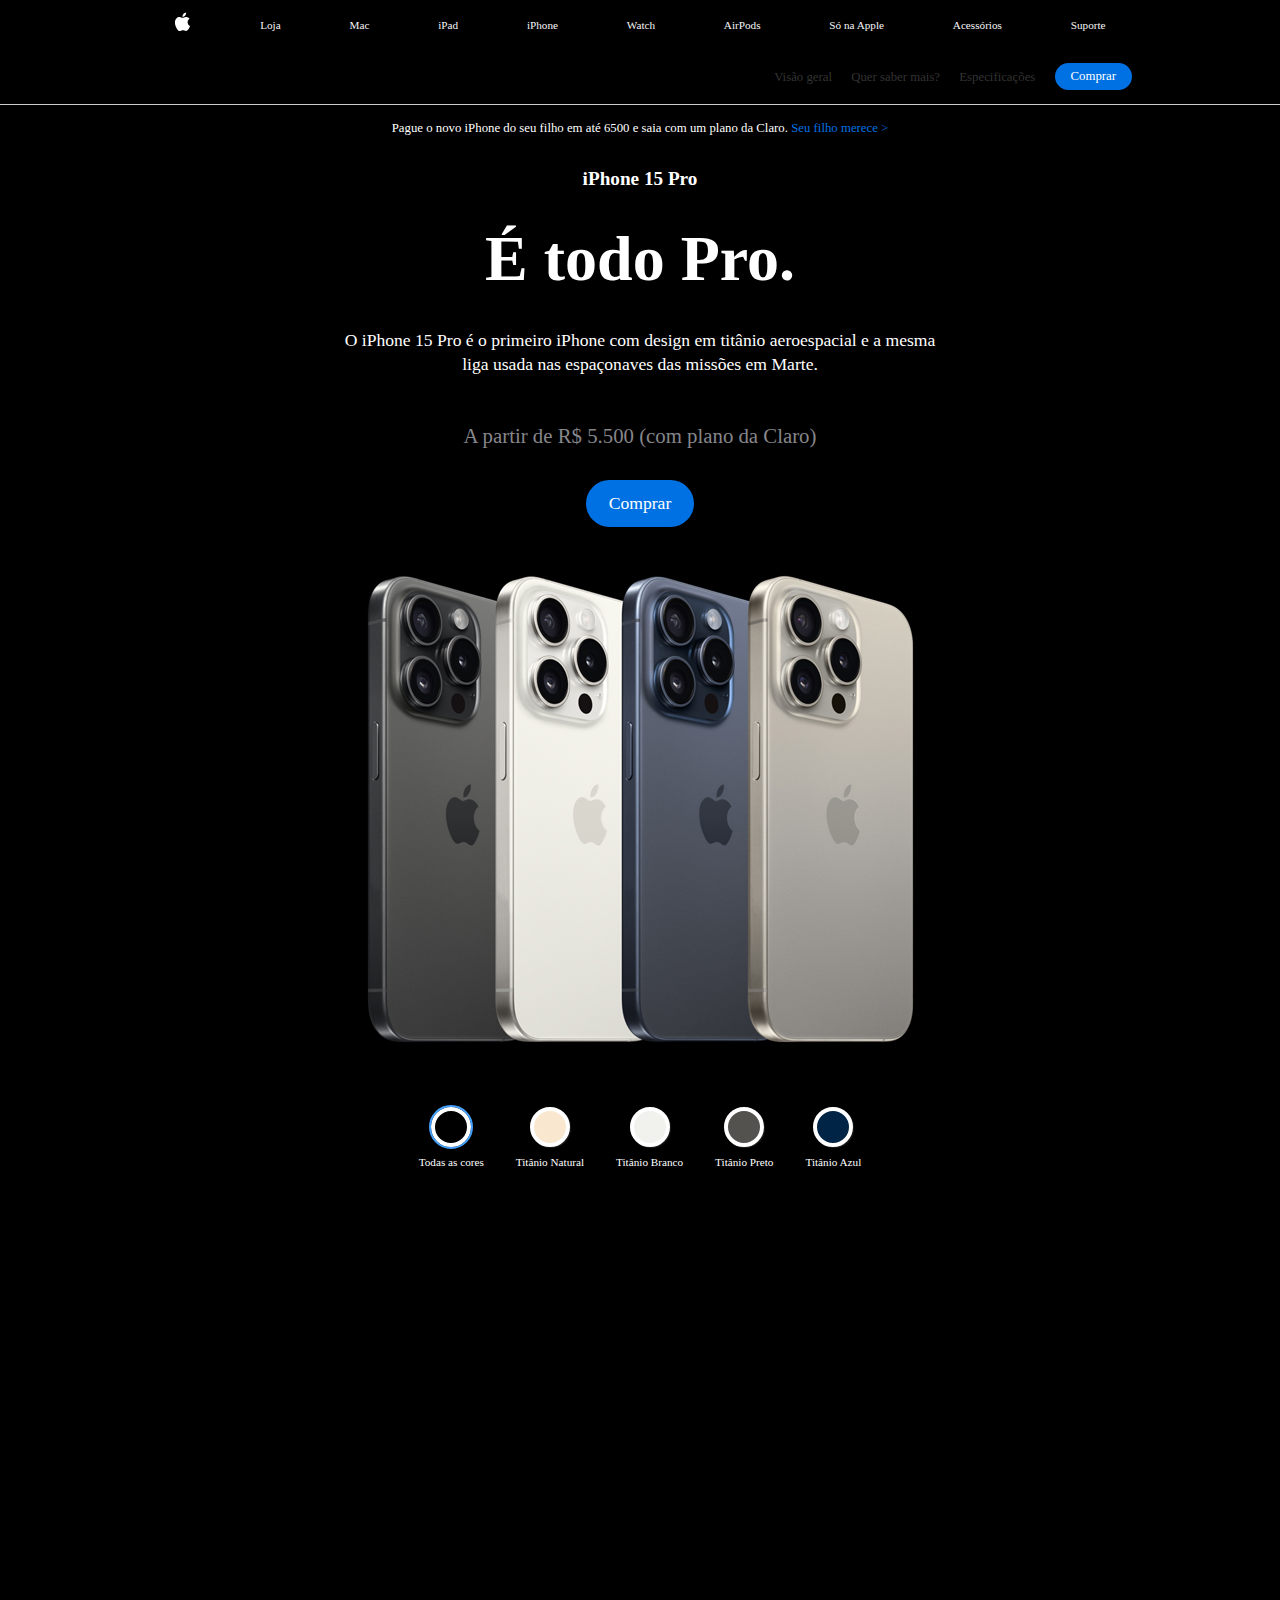
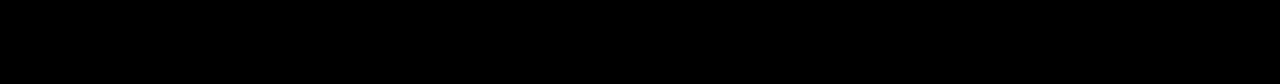
<file: iphone15matheus/index.html>
<!DOCTYPE html>
<html lang="pt-br">
  <head>
    <meta charset="UTF-8" />
    <meta http-equiv="X-UA-Compatible" content="IE=edge" />
    <meta name="viewport" content="width=device-width, initial-scale=1.0" />
    <title>iPhone 15 Pro</title>
    <link rel="stylesheet" href="css/styles.css" />
    <link rel="icon" href="img/applelogo.jpg">
    <script src="js/scripts.js" defer></script>
  </head>
  <body>
    <header>
      <nav>
        <ul id="navbar">
          <li id="logo">
            <a href="#">
              <img src="img/logo_apple.svg" alt="Apple" />
            </a>
          </li>
          <li>
            <a href="#">Loja</a>
          </li>
          <li>
            <a href="#">Mac</a>
          </li>
          <li>
            <a href="#">iPad</a>
          </li>
          <li>
            <a href="#">iPhone</a>
          </li>
          <li>
            <a href="#">Watch</a>
          </li>
          <li>
            <a href="#">AirPods</a>
          </li>
          <li>
            <a href="#">Só na Apple</a>
          </li>
          <li>
            <a href="#">Acessórios</a>
          </li>
          <li>
            <a href="#">Suporte</a>
          </li>
        </ul>
      </nav>
      <div id="bottom-header">
        <div id="bottom-header-inner">
          <h3>iPhone 15 Pro</h3>
          <div id="bottom-header-links">
            <a href="index.html">Visão geral</a>
            <a href="index2.html">Quer saber mais?</a>
            <a href="index3.html">Especificações</a>
            <a href="#" class="btn">Comprar</a>
          </div>
        </div>
      </div>
    </header>
    <div id="ribbon">
      <p>
        Pague o novo iPhone do seu filho em até 6500 e saia com um plano da Claro. <a href="#">Seu filho merece ></a>
      </p>
    </div>
    <main id="main-content">
      <h1 id="title">iPhone 15 Pro</h1>
      <p id="subtitle">É todo Pro.</p>
      <p id="description">
        O iPhone 15 Pro é o primeiro iPhone com design em titânio aeroespacial e a mesma liga usada nas espaçonaves das missões em Marte.
      </p>
      <p id="price">A partir de R$ 5.500 (com plano da Claro) </p>
      <a href="#" class="btn">Comprar</a>
      <img id="product-image" src="img/iphone_green.jpg" alt="iPhone 15" />
      <div id="image-picker">
        <ul>
          <li id="green">
            <span class="color selected"></span>
            <span class="description">Todas as cores</span>
          </li>
          <li id="silver">
            <span class="color"></span>
            <span class="description">Titânio Natural</span>
          </li>
          <li id="golden">
            <span class="color"></span>
            <span class="description">Titânio Branco</span>
          </li>
          <li id="grafite">
            <span class="color"></span>
            <span class="description">Titânio Preto</span>
          </li>
          <li id="blue">
            <span class="color"></span>
            <span class="description">Titânio Azul</span>
          </li>
        </ul>
      </div>
    </main>
  </body>
</html>
</file>
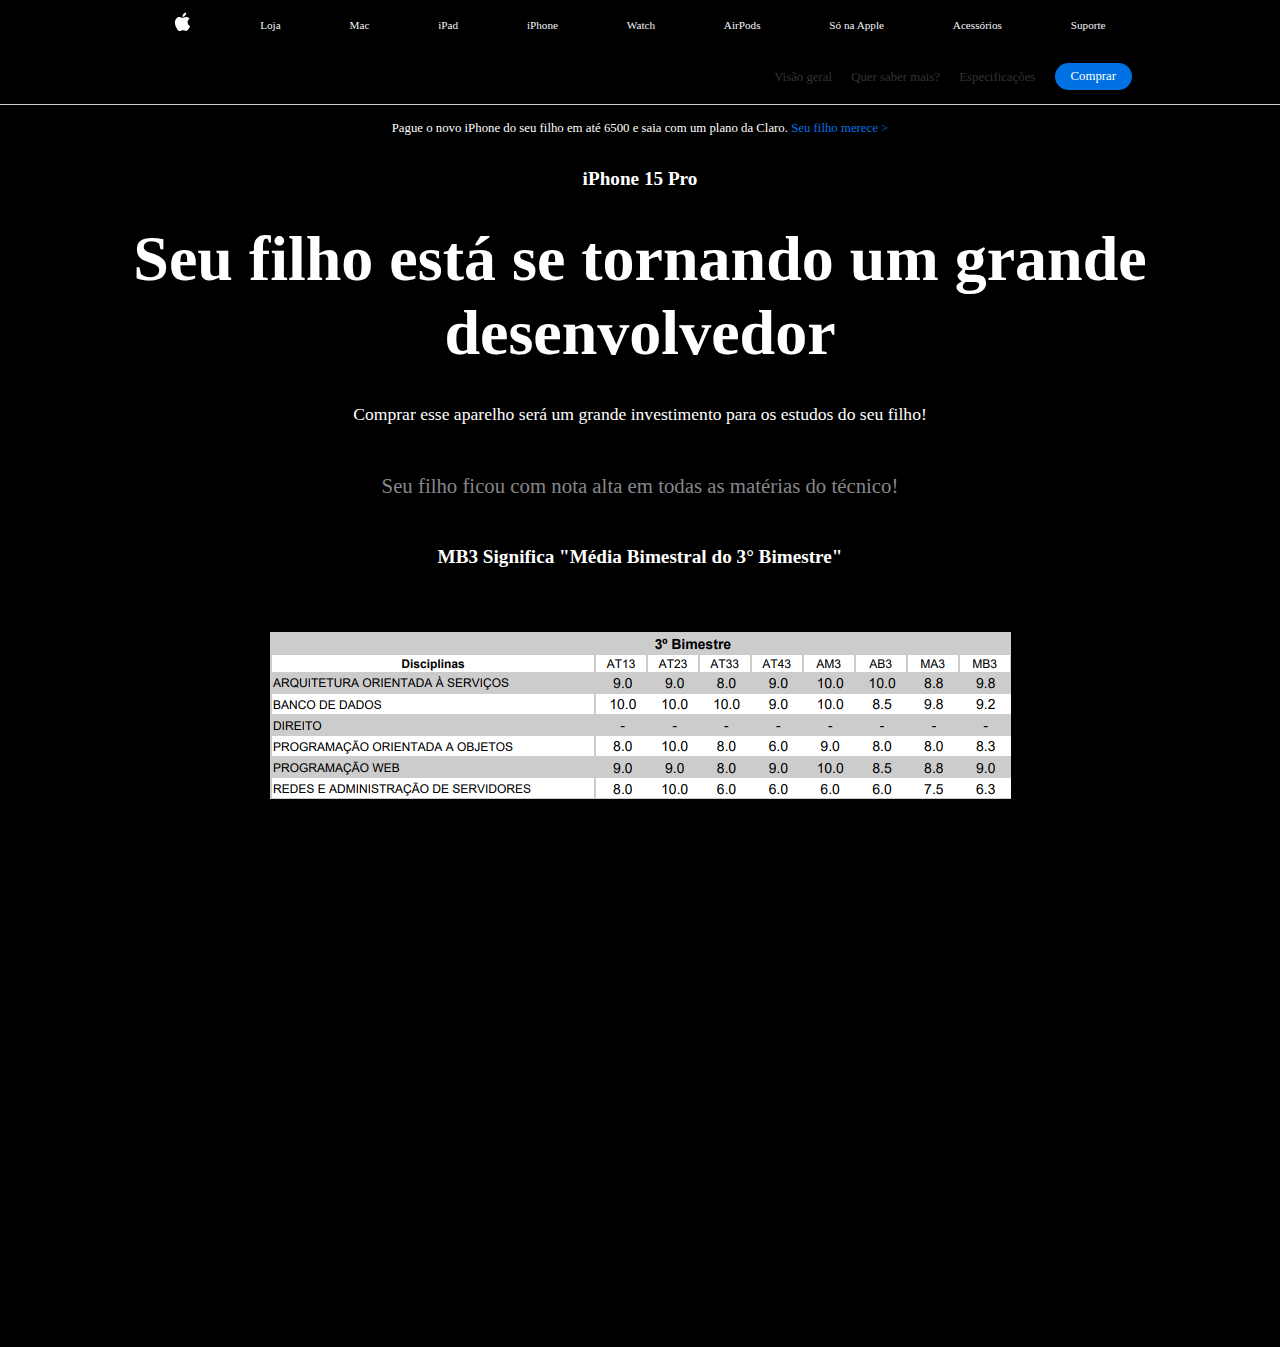
<file: iphone15matheus/index2.html>
<!DOCTYPE html>
<html lang="pt-br">
  <head>
    <meta charset="UTF-8" />
    <meta http-equiv="X-UA-Compatible" content="IE=edge" />
    <meta name="viewport" content="width=device-width, initial-scale=1.0" />
    <title>iPhone 15 Pro</title>
    <link rel="stylesheet" href="css/styles.css" />
    <link rel="icon" href="img/applelogo.jpg">
    <script src="js/scripts.js" defer></script>
  </head>
  <body>
    <header>
      <nav>
        <ul id="navbar">
          <li id="logo">
            <a href="#">
              <img src="img/logo_apple.svg" alt="Apple" />
            </a>
          </li>
          <li>
            <a href="#">Loja</a>
          </li>
          <li>
            <a href="#">Mac</a>
          </li>
          <li>
            <a href="#">iPad</a>
          </li>
          <li>
            <a href="#">iPhone</a>
          </li>
          <li>
            <a href="#">Watch</a>
          </li>
          <li>
            <a href="#">AirPods</a>
          </li>
          <li>
            <a href="#">Só na Apple</a>
          </li>
          <li>
            <a href="#">Acessórios</a>
          </li>
          <li>
            <a href="#">Suporte</a>
          </li>
        </ul>
      </nav>
      <div id="bottom-header">
        <div id="bottom-header-inner">
          <h3>iPhone 15 Pro</h3>
          <div id="bottom-header-links">
            <a href="index.html">Visão geral</a>
            <a href="index2.html">Quer saber mais?</a>
            <a href="index3.html">Especificações</a>
            <a href="#" class="btn">Comprar</a>
          </div>
        </div>
      </div>
    </header>
    <div id="ribbon">
      <p>
        Pague o novo iPhone do seu filho em até 6500 e saia com um plano da Claro. <a href="#">Seu filho merece ></a>
      </p>
    </div>
    <main id="main-content">
      <h1 id="title">iPhone 15 Pro</h1>
      <p id="subtitle">Seu filho está se tornando um grande desenvolvedor</p>
      <p id="description">
        Comprar esse aparelho será um grande investimento para os estudos do seu filho! 
      </p>
      <p id="price">Seu filho ficou com nota alta em todas as matérias do técnico! </p>
      <h1 id="title">MB3 Significa "Média Bimestral do 3° Bimestre"</h1>
      <img id="product-image" src="img/notas.png" alt="notas" />
      <div id="image-picker">
        
      </div>
    </main>
  </body>
</html>
</file>
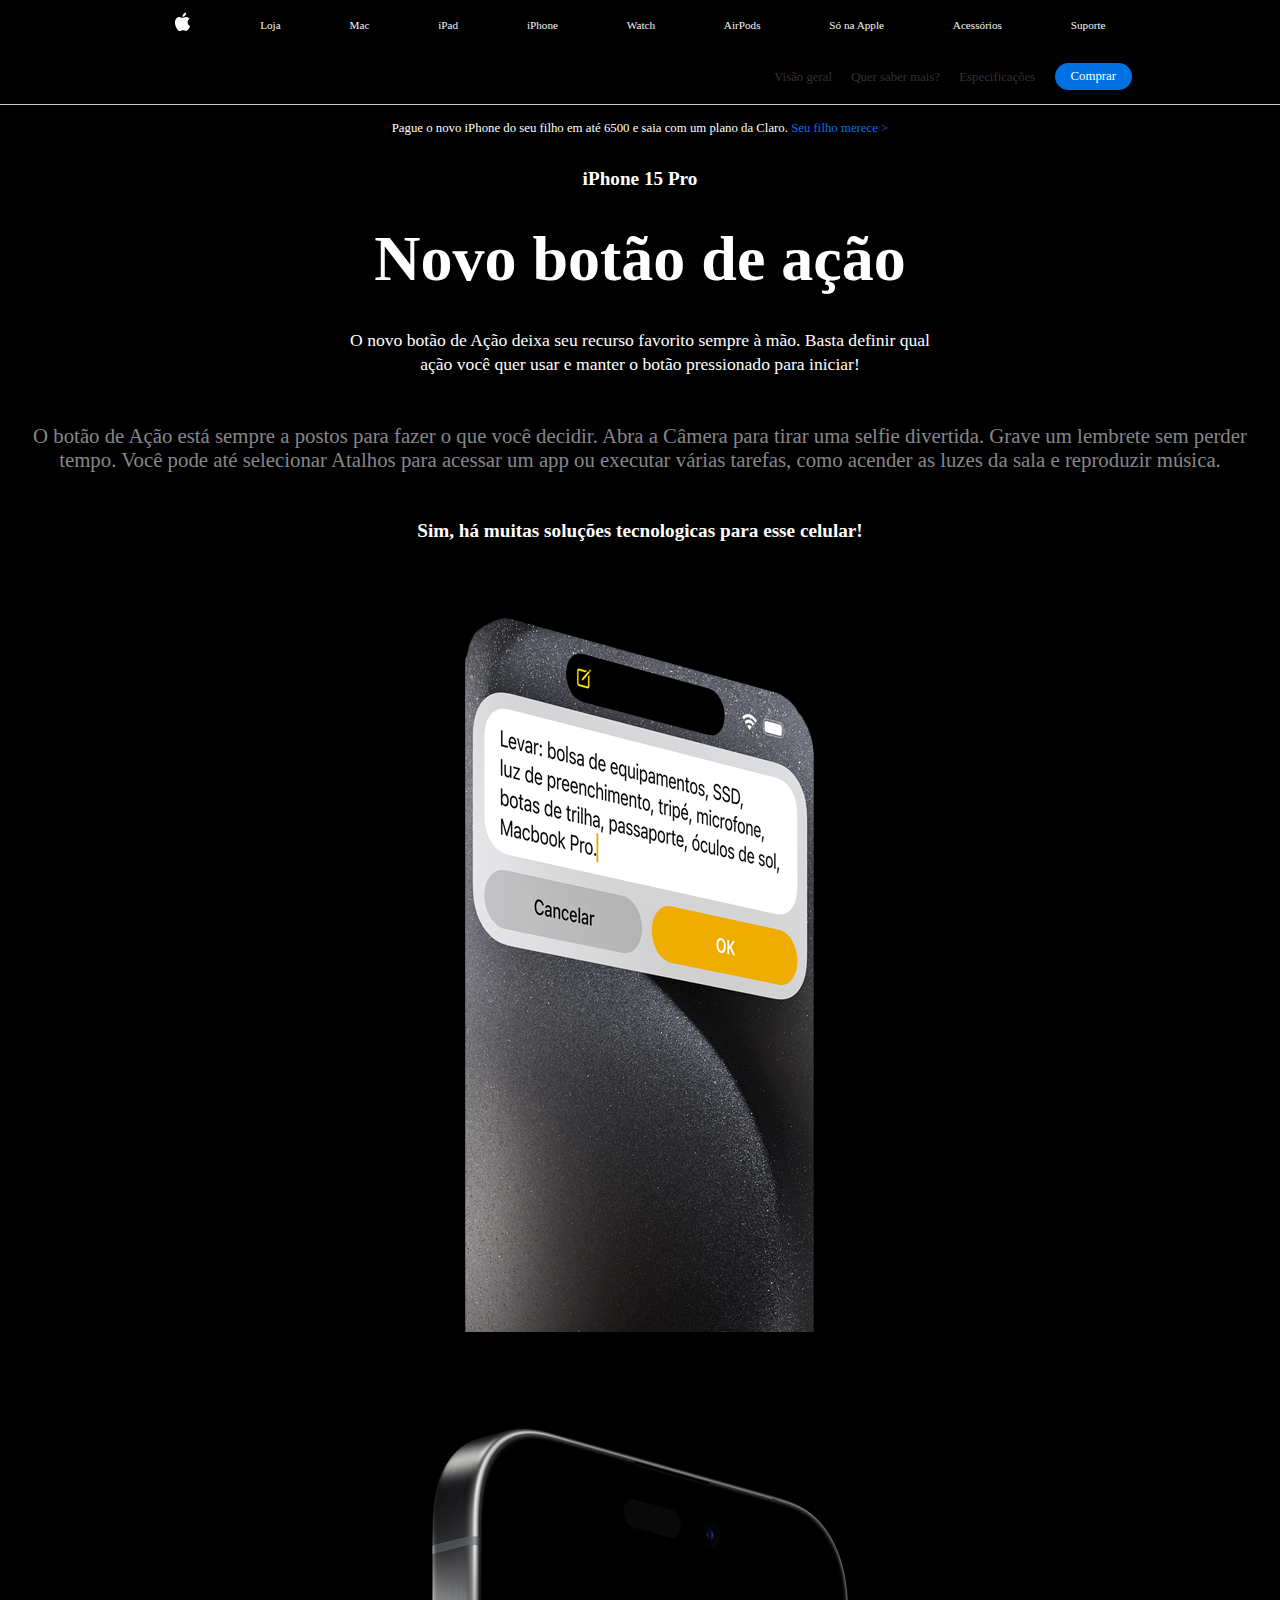
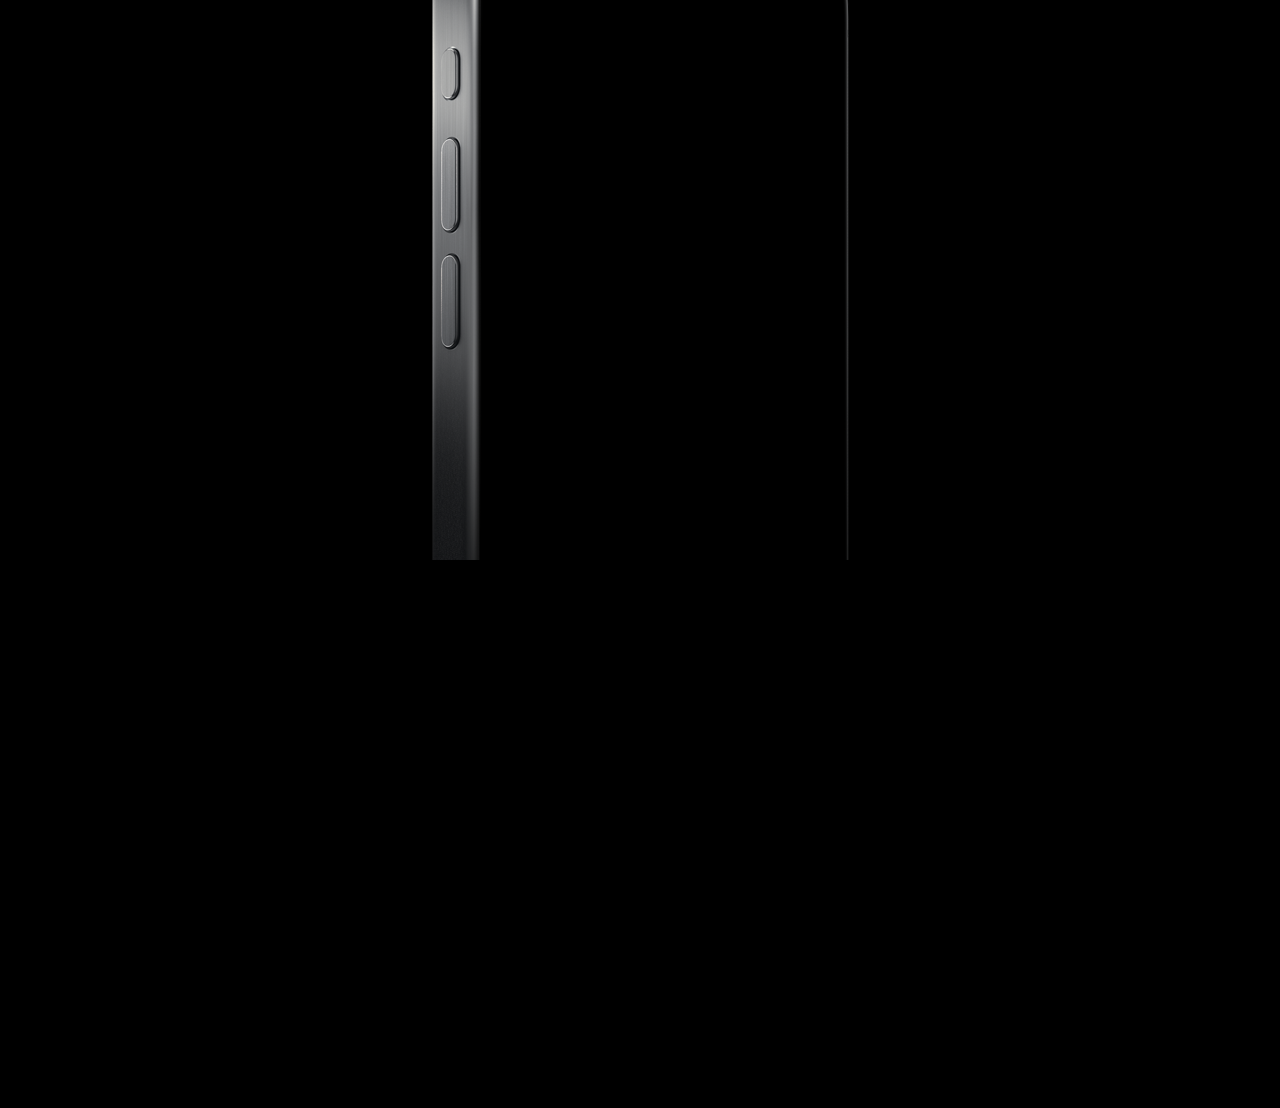
<file: iphone15matheus/index3.html>
<!DOCTYPE html>
<html lang="pt-br">
  <head>
    <meta charset="UTF-8" />
    <meta http-equiv="X-UA-Compatible" content="IE=edge" />
    <meta name="viewport" content="width=device-width, initial-scale=1.0" />
    <title>iPhone 15 Pro</title>
    <link rel="stylesheet" href="css/styles.css" />
    <link rel="icon" href="img/applelogo.jpg">
    <script src="js/scripts.js" defer></script>
  </head>
  <body>
    <header>
      <nav>
        <ul id="navbar">
          <li id="logo">
            <a href="#">
              <img src="img/logo_apple.svg" alt="Apple" />
            </a>
          </li>
          <li>
            <a href="#">Loja</a>
          </li>
          <li>
            <a href="#">Mac</a>
          </li>
          <li>
            <a href="#">iPad</a>
          </li>
          <li>
            <a href="#">iPhone</a>
          </li>
          <li>
            <a href="#">Watch</a>
          </li>
          <li>
            <a href="#">AirPods</a>
          </li>
          <li>
            <a href="#">Só na Apple</a>
          </li>
          <li>
            <a href="#">Acessórios</a>
          </li>
          <li>
            <a href="#">Suporte</a>
          </li>
        </ul>
      </nav>
      <div id="bottom-header">
        <div id="bottom-header-inner">
          <h3>iPhone 15 Pro</h3>
          <div id="bottom-header-links">
            <a href="index.html">Visão geral</a>
            <a href="index2.html">Quer saber mais?</a>
            <a href="index3.html">Especificações</a>
            <a href="#" class="btn">Comprar</a>
          </div>
        </div>
      </div>
    </header>
    <div id="ribbon">
      <p>
        Pague o novo iPhone do seu filho em até 6500 e saia com um plano da Claro. <a href="#">Seu filho merece ></a>
      </p>
    </div>
    <main id="main-content">
      <h1 id="title">iPhone 15 Pro</h1>
      <p id="subtitle">Novo botão de ação</p>
      <p id="description">
        O novo botão de Ação deixa seu recurso favorito sempre à mão. Basta definir qual ação você quer usar e manter o botão pressionado para iniciar! 
      </p>
      <p id="price">O botão de Ação está sempre a postos para fazer o que você decidir. Abra a Câmera para tirar uma selfie divertida. Grave um lembrete sem perder tempo. Você pode até selecionar Atalhos para acessar um app ou executar várias tarefas, como acender as luzes da sala e reproduzir música. </p>
      <h1 id="title">Sim, há muitas soluções tecnologicas para esse celular!</h1>
      <img id="product-image" src="img/botaoacao.jpg" alt="botão de ação" />
      <img id="product-image" src="img/botaoacao2.png" alt="botão de ação" />
      <div id="image-picker">
        
      </div>
    </main>
  </body>
</html>
</file>
<file: iphone15matheus/css/styles.css>
/* Geral */
* {
  margin: 0;
  padding: 0;
  font-family: Verdana;
  background: #000;
}

ul {
  list-style: none;
}

a {
  text-decoration: none;
}

/* Navbar */
header nav {
  background-color: #000000;
}

#navbar {
  display: flex;
  justify-content: space-around;
  align-items: center;
  font-size: 0.7rem;
  padding: 0 1rem;
  max-width: 1000px;
  margin: 0 auto;
}

#navbar a {
  color: #f5f5f7;
  transform: 4s;
}

#navbar a:hover {
  color: #fff;
}

#bottom-header {
  font-size: 0.8rem;
  padding: 1rem;
  border-bottom: 1px solid #ccc;
}

#bottom-header h3 {
  font-size: 1.2rem;
}

#bottom-header a {
  color: #333;
}

#bottom-header-inner {
  max-width: 1000px;
  margin: 0 auto;
  display: flex;
  justify-content: space-between;
  align-items: center;
}

#bottom-header-inner a {
  margin: 0 0.5rem;
}

#bottom-header-inner .btn,
.btn {
  background: #0071e3;
  border-radius: 10rem;
  padding: 0.4rem 1rem;
  color: #fff;
}

/* Conteúdo */
#ribbon {
  text-align: center;
  padding: 1rem;
  background-color: #000000;
  color: #ffffff;
  font-size: 0.8rem;
}

#ribbon a {
  color: #0071e3;
}

#main-content {
  text-align: center;
  color: #1d1d1d;
  display: flex;
  flex-direction: column;
  justify-content: center;
}

#main-content #title {
  margin: 1rem;
  font-size: 1.2rem;
  color: #fff;
}

#main-content #subtitle {
  margin: 1rem;
  font-size: 1.2rem;
  font-size: 4rem;
  font-weight: bold;
  color: #fff;
}

#main-content #description {
  max-width: 600px;
  margin: 1rem auto;
  font-size: 1.1rem;
  line-height: 1.5rem;
  color: #fff;
}

#main-content #price {
  font-size: 1.3rem;
  color: #86868b;
  margin: 2rem;
}

#main-content .btn {
  font-size: 1.1rem;
  padding: 0.8rem 1.4rem;
  align-self: center;
}

#main-content #product-image {
  max-width: 1000px;
  margin: 3rem auto;
  opacity: 1;
  transition: 0.5s;
}

#main-content #product-image.changing {
  opacity: 0.5;
}

#image-picker {
  margin-bottom: 500px;
}

#image-picker ul {
  display: flex;
  justify-content: center;
}

#image-picker li {
  margin: 1rem;
  display: flex;
  flex-direction: column;
  align-items: center;
  cursor: pointer;
}

#image-picker li .color {
  width: 2rem;
  height: 2rem;
  border-radius: 50%;
  box-shadow: 1px 1px 1px;
  border: 4px solid #fff;
  pointer-events: none;
}

#image-picker li .description {
  font-size: 0.7rem;
  color: #ffffff;
  margin-top: 0.6rem;
}

#green .color {
  background-color: #000000;
}

#silver .color {
  background-color: #fae7cf;
}

#golden .color {
  background-color: #f1f2ed;
}

#grafite .color {
  background-color: #54524f;
}

#blue .color {
  background-color: #002446;
}

.selected {
  outline: 2px solid #43a1ff;
}

/* Mobile */
@media (max-width: 480px) {
  #navbar li {
    display: none;
  }

  #navbar #logo {
    display: flex;
  }

  #bottom-header-links a {
    display: none;
  }

  #bottom-header-links .btn {
    display: flex;
  }

  #main-content {
    padding: 2rem;
    overflow: hidden;
  }

  #main-content #subtitle {
    font-size: 3rem;
  }
}
</file>
